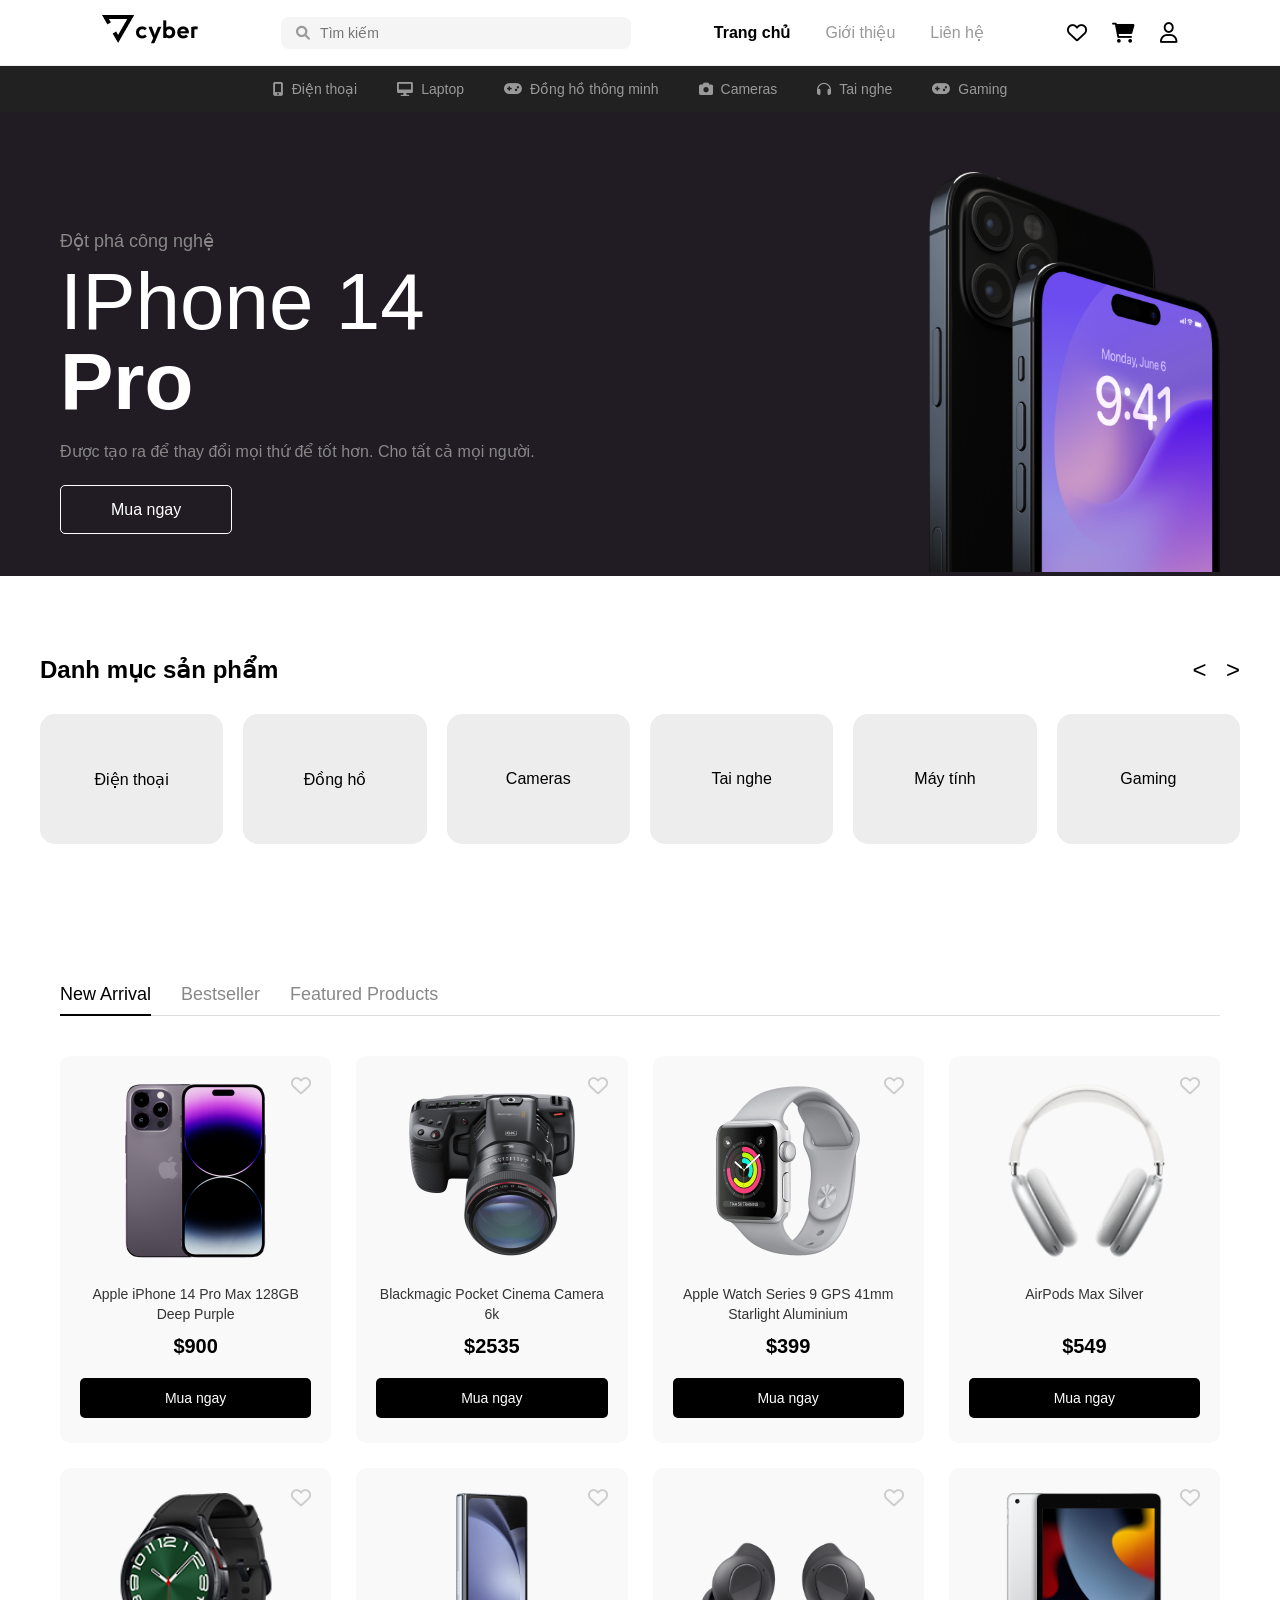
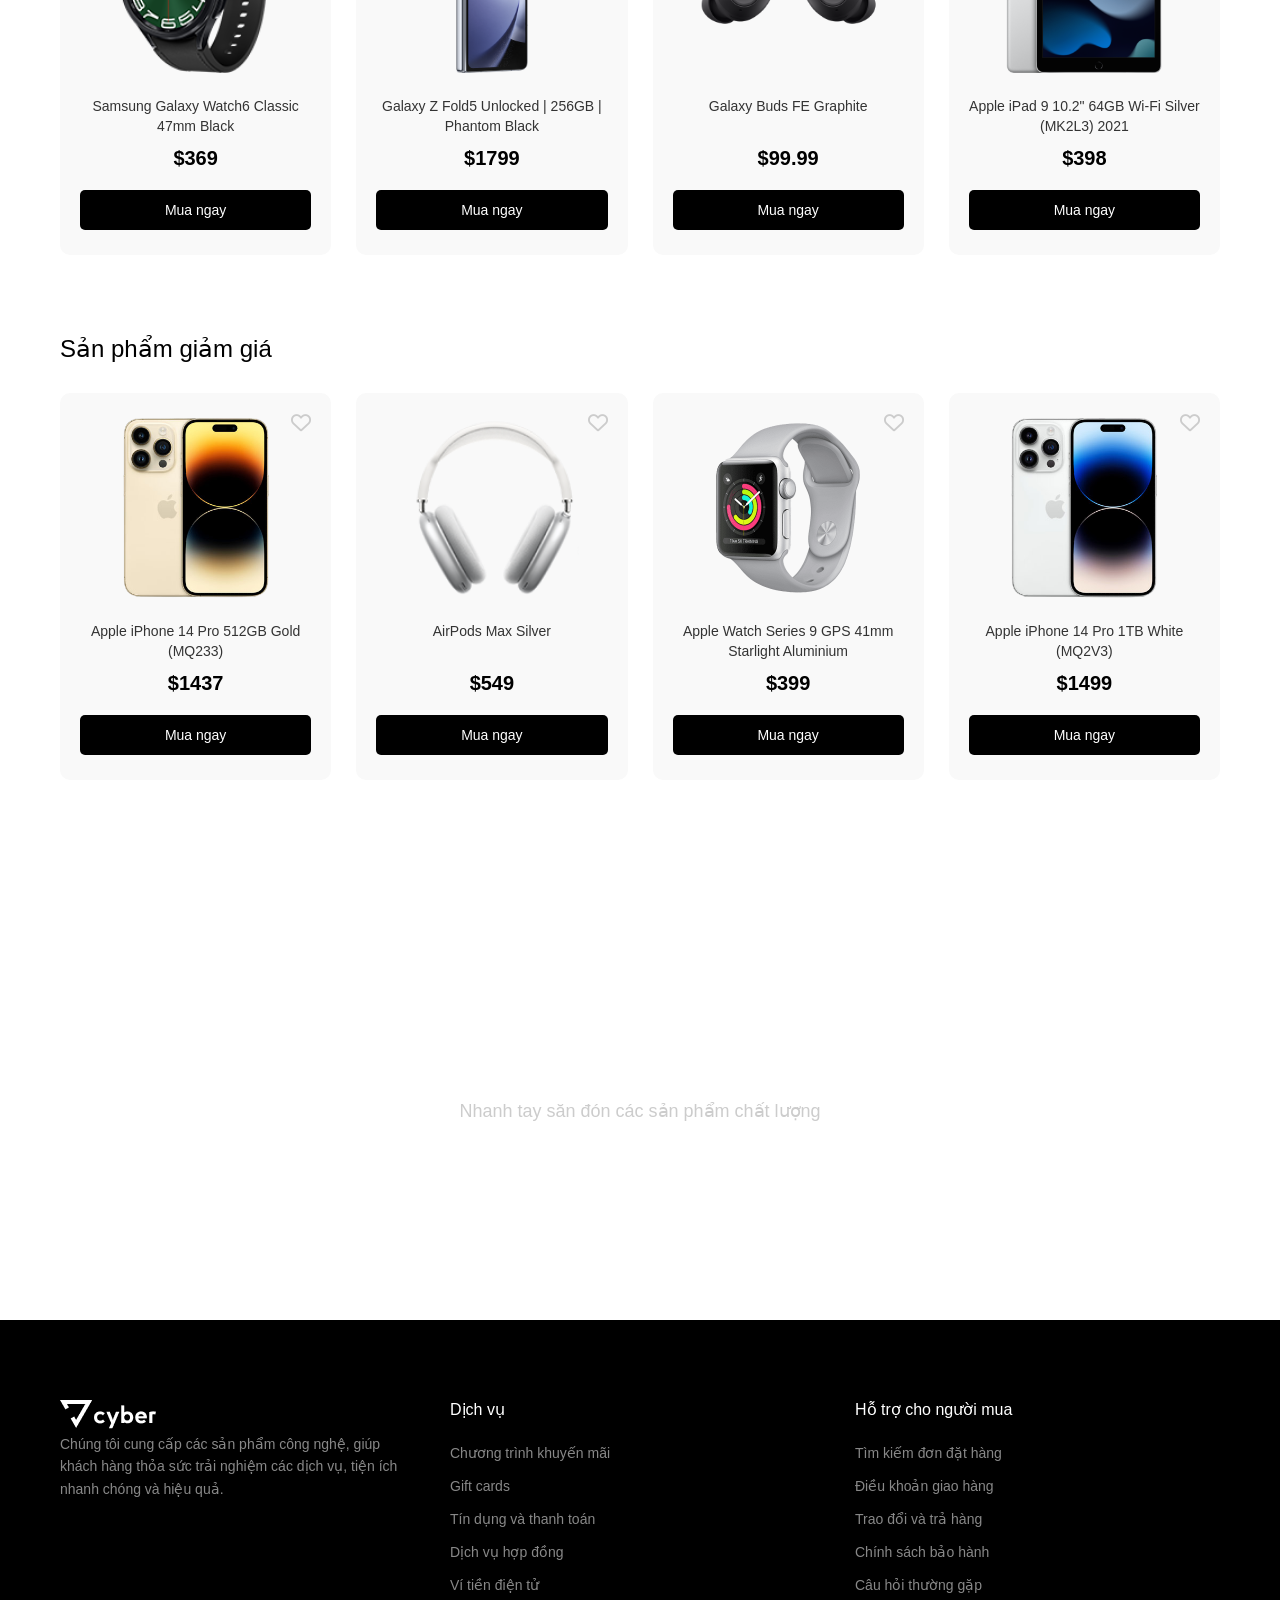
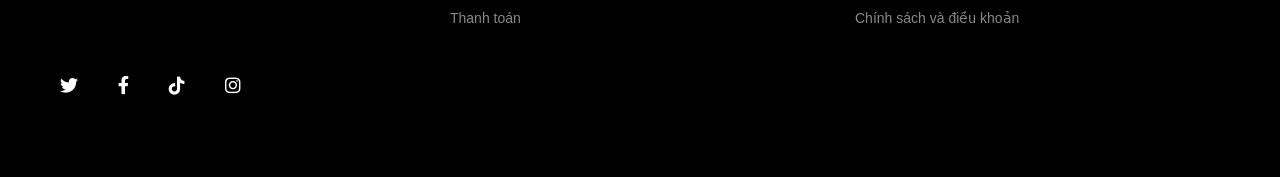
<file: Web cuối môn/pages/index.html>
<!DOCTYPE html>
<html lang="vi">
<head>
    <meta charset="UTF-8">
    <meta name="viewport" content="width=device-width, initial-scale=1.0">
    <title>Cyber - iPhone 14 Pro</title>
    <link rel="stylesheet" href="../css/main.css">
    <link rel="stylesheet" href="https://cdnjs.cloudflare.com/ajax/libs/font-awesome/6.0.0/css/all.min.css">
</head>
<body>

    <header>
        <nav class="navbar">
            <div class="logo">
                <a href="#"><img src="../assets/icons/Logo Vector.png" alt=""></a>
            </div>
            
            <div class="search-bar">
                <i class="fa-solid fa-magnifying-glass"></i>
                <input type="text" placeholder="Tìm kiếm">
            </div>

            <ul class="nav-links">
                <li><a href="#" class="active">Trang chủ</a></li>
                <li><a href="#">Giới thiệu</a></li>
                <li><a href="#">Liên hệ</a></li>
            </ul>

            <div class="nav-icons">
                <i class="fa-regular fa-heart"></i>
                <i class="fa-solid fa-cart-shopping"></i>
                <i class="fa-regular fa-user"></i>
            </div>
        </nav>
        
        <div class="sub-nav">
            <a href="#"><i class="fa-solid fa-mobile-screen-button"></i> Điện thoại</a>
            <a href="#"><i class="fa-solid fa-desktop"></i> Laptop</a>
            <a href="#"><i class="fa-solid fa-gamepad"></i></i> Đồng hồ thông minh</a>
            <a href="#"><i class="fa-solid fa-camera"></i> Cameras</a>
            <a href="#"><i class="fa-solid fa-headphones"></i> Tai nghe</a>
            <a href="#"><i class="fa-solid fa-gamepad"></i> Gaming</a>
        </div>
    </header>

    <section class="hero-banner">
        <div class="container hero-content">
            <div class="text-side">
                <p class="subtitle">Đột phá công nghệ</p>
                <h1>IPhone 14 <span>Pro</span></h1>
                <p class="description">Được tạo ra để thay đổi mọi thứ để tốt hơn. Cho tất cả mọi người.</p>
                <a href="#" class="btn-buy">Mua ngay</a>
            </div>
            <div class="image-side">
                <img src="../assets/images/Banner1.png" alt="">
            </div>
        </div>
    </section>

    <section class="categories container">
        <div class="category-header">
            <h2>Danh mục sản phẩm</h2>
            <div class="slider-arrows">
                <span>&lt;</span>
                <span>&gt;</span>
            </div>
        </div>
        <div class="category-grid">
            <div class="cat-item">Điện thoại</div>
            <div class="cat-item">Đồng hồ</div>
            <div class="cat-item">Cameras</div>
            <div class="cat-item">Tai nghe</div>
            <div class="cat-item">Máy tính</div>
            <div class="cat-item">Gaming</div>
        </div>
    </section>

    <section class="products-section container">
        <div class="product-tabs">
            <a href="#" class="tab active">New Arrival</a>
            <a href="#" class="tab">Bestseller</a>
            <a href="#" class="tab">Featured Products</a>
        </div>

        <div class="product-grid">
            <div class="product-card">
                <i class="fa-regular fa-heart heart-icon"></i>
                <img src="../assets/images/14 tím.png" alt="iPhone 14 Pro Max">
                <h3 class="product-title">Apple iPhone 14 Pro Max 128GB Deep Purple</h3>
                <p class="product-price">$900</p>
                <button class="btn-add-cart">Mua ngay</button>
            </div>
            <div class="product-card">
                <i class="fa-regular fa-heart heart-icon"></i>
                <img src="../assets/images/camera.png" alt="Blackmagic Camera">
                <h3 class="product-title">Blackmagic Pocket Cinema Camera 6k</h3>
                <p class="product-price">$2535</p>
                <button class="btn-add-cart">Mua ngay</button>
            </div>
            <div class="product-card">
                <i class="fa-regular fa-heart heart-icon"></i>
                <img src="../assets/images/apwacth.png" alt="Apple Watch Series 9">
                <h3 class="product-title">Apple Watch Series 9 GPS 41mm Starlight Aluminium</h3>
                <p class="product-price">$399</p>
                <button class="btn-add-cart">Mua ngay</button>
            </div>
            <div class="product-card">
                <i class="fa-regular fa-heart heart-icon"></i>
                <img src="../assets/images/Tai nghe.png" alt="AirPods Max">
                <h3 class="product-title">AirPods Max Silver</h3>
                <p class="product-price">$549</p>
                <button class="btn-add-cart">Mua ngay</button>
            </div>
            <div class="product-card">
                <i class="fa-regular fa-heart heart-icon"></i> 
                <!-- fa-solid fa-heart heart-icon liked: để đổi màu đỏ -->
                <img src="../assets/images/Đồng hồ.png" alt="Samsung Galaxy Watch6">
                <h3 class="product-title">Samsung Galaxy Watch6 Classic 47mm Black</h3>
                <p class="product-price">$369</p>
                <button class="btn-add-cart">Mua ngay</button>
            </div>
            <div class="product-card">
                <i class="fa-regular fa-heart heart-icon"></i>
                <img src="../assets/images/zfold.png" alt="Galaxy Z Fold5">
                <h3 class="product-title">Galaxy Z Fold5 Unlocked | 256GB | Phantom Black</h3>
                <p class="product-price">$1799</p>
                <button class="btn-add-cart">Mua ngay</button>
            </div>
            <div class="product-card">
                <i class="fa-regular fa-heart heart-icon"></i>
                <img src="../assets/images/buds.png" alt="Galaxy Buds FE">
                <h3 class="product-title">Galaxy Buds FE Graphite</h3>
                <p class="product-price">$99.99</p>
                <button class="btn-add-cart">Mua ngay</button>
            </div>
            <div class="product-card">
                <i class="fa-regular fa-heart heart-icon"></i>
                <img src="../assets/images/ipad.png" alt="Apple iPad 9">
                <h3 class="product-title">Apple iPad 9 10.2" 64GB Wi-Fi Silver (MK2L3) 2021</h3>
                <p class="product-price">$398</p>
                <button class="btn-add-cart">Mua ngay</button>
            </div>
        </div>
    </section>

    <section class="discount-section container">
        <h2 class="section-title">Sản phẩm giảm giá</h2>
        <div class="product-grid">
            <div class="product-card">
                <i class="fa-regular fa-heart heart-icon"></i>
                <img src="../assets/images/14 vàng.png" alt="iPhone 14 Pro Gold">
                <h3 class="product-title">Apple iPhone 14 Pro 512GB Gold (MQ233)</h3>
                <p class="product-price">$1437</p>
                <button class="btn-add-cart">Mua ngay</button>
            </div>
            <div class="product-card">
                <i class="fa-regular fa-heart heart-icon"></i>
                <img src="../assets/images/Tai nghe.png" alt="AirPods Max Silver">
                <h3 class="product-title">AirPods Max Silver</h3>
                <p class="product-price">$549</p>
                <button class="btn-add-cart">Mua ngay</button>
            </div>
            <div class="product-card">
                <i class="fa-regular fa-heart heart-icon"></i>
                <img src="../assets/images/apwacth.png" alt="Apple Watch Series 9">
                <h3 class="product-title">Apple Watch Series 9 GPS 41mm Starlight Aluminium</h3>
                <p class="product-price">$399</p>
                <button class="btn-add-cart">Mua ngay</button>
            </div>
            <div class="product-card">
                <i class="fa-regular fa-heart heart-icon"></i>
                <img src="../assets/images/14 trắng.png" alt="iPhone 14 Pro 1TB">
                <h3 class="product-title">Apple iPhone 14 Pro 1TB White (MQ2V3)</h3>
                <p class="product-price">$1499</p>
                <button class="btn-add-cart">Mua ngay</button>
            </div>
        </div>
    </section>

    <section class="promo-banner">
        <div class="promo-content">
            <h2><b>Ưu đãi mùa hè</b></h2>
            <p>Nhanh tay săn đón các sản phẩm chất lượng</p>
            <a href="#" class="btn-buy">Mua ngay</a>
        </div>
    </section>

    <footer class="site-footer">
        <div class="container footer-content">
            <div class="footer-col brand-col">
                <a href=""><img src="../assets/icons/Logo Vector dưới.png"></a>
                <p>Chúng tôi cung cấp các sản phẩm công nghệ, giúp khách hàng thỏa sức trải nghiệm các dịch vụ, tiện ích nhanh chóng và hiệu quả.</p>
                <div class="social-icons">
                    <a href="#"><i class="fa-brands fa-twitter"></i></a>
                    <a href="#"><i class="fa-brands fa-facebook-f"></i></a>
                    <a href="#"><i class="fa-brands fa-tiktok"></i></a>
                    <a href="#"><i class="fa-brands fa-instagram"></i></a>
                </div>
            </div>
            <div class="footer-col links-col">
                <h3>Dịch vụ</h3>
                <ul>
                    <li><a href="#">Chương trình khuyến mãi</a></li>
                    <li><a href="#">Gift cards</a></li>
                    <li><a href="#">Tín dụng và thanh toán</a></li>
                    <li><a href="#">Dịch vụ hợp đồng</a></li>
                    <li><a href="#">Ví tiền điện tử</a></li>
                    <li><a href="#">Thanh toán</a></li>
                </ul>
            </div>
            <div class="footer-col links-col">
                <h3>Hỗ trợ cho người mua</h3>
                <ul>
                    <li><a href="#">Tìm kiếm đơn đặt hàng</a></li>
                    <li><a href="#">Điều khoản giao hàng</a></li>
                    <li><a href="#">Trao đổi và trả hàng</a></li>
                    <li><a href="#">Chính sách bảo hành</a></li>
                    <li><a href="#">Câu hỏi thường gặp</a></li>
                    <li><a href="#">Chính sách và điều khoản</a></li>
                </ul>
            </div>
        </div>
    </footer>
</body>
</html>
</file>
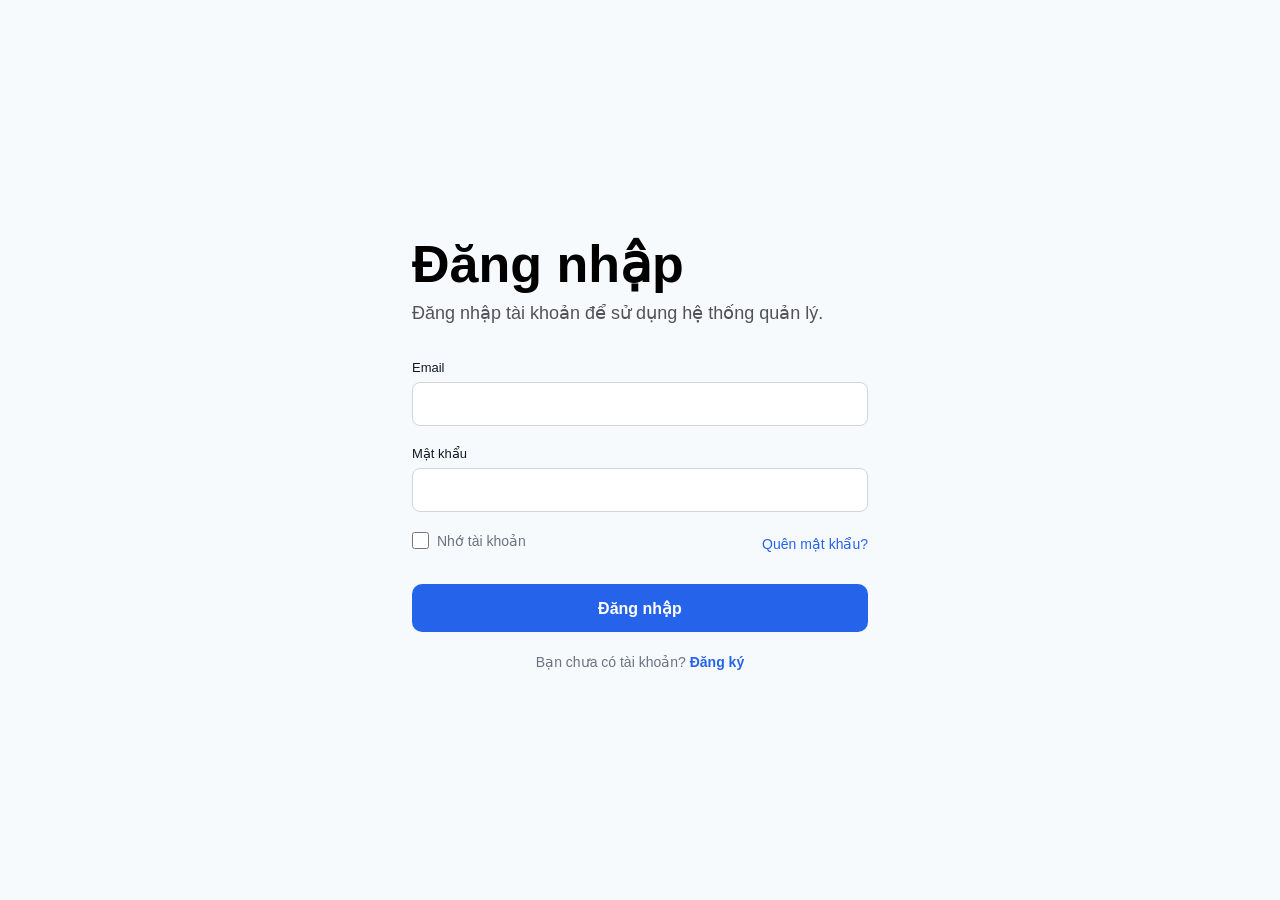
<file: Web cuối môn/pages/category-manager.html>
<!DOCTYPE html>
<html lang="vi">
<head>
  <meta charset="UTF-8" />
  <meta name="viewport" content="width=device-width, initial-scale=1.0"/>
  <title>Quản lý danh mục</title>
  <link rel="stylesheet" href="../css/category-manager.css">
  <link rel="stylesheet" href="https://cdnjs.cloudflare.com/ajax/libs/font-awesome/6.5.0/css/all.min.css">
  <script>
    if (localStorage.getItem("isLoggedIn") !== "true") {
      window.location.href = "login.html";
    }
  </script>
</head>
<body>

  <div class="layout">

    <aside class="sidebar">
      <div class="sidebar__logo">
        <span class="logo-icon"><i class="fa-solid fa-fire"></i></span>
        <span class="logo-text">Ecommerce</span>
      </div>
      <nav class="sidebar__nav">
        <a href="../pages/statistical-manager.html" class="nav-item" id="statistical">
          <span class="nav-icon"><i class="fa-solid fa-house"></i></span> Thống kê
        </a>
        <a href="#" class="nav-item nav-item-active" id="category">
          <span class="nav-icon"><i class="fa-solid fa-camera"></i></span> Danh mục
        </a>
        <a href="../pages/product-manager.html" class="nav-item" id="product">
          <span class="nav-icon"><i class="fa-regular fa-folder"></i></span> Sản phẩm
        </a>
      </nav>
    </aside>

    <div class="main">

      <header class="topbar">
        <div class="topbar_right">
          <span class="topbar_bell"><img src="../assets/icons/Bell.png" alt=""></span>
          <img class="topbar_avatar" src="../assets/images/10d5c319419f2137bf8772f28aaf576b74a68518 (1).png" alt="avatar" />
        </div>
      </header>

      <div class="content">

        <div class="page-header">
          <h1 class="page-title">Danh mục</h1>
          <button class="btn-add" onclick="showAddModal()">Thêm mới danh mục</button>
        </div>

        <div class="filters">
          <select class="select-filter">
            <option value="">Tất cả</option>
            <option value="Đang hoạt động">Đang hoạt động</option>
            <option value="Ngừng hoạt động">Ngừng hoạt động</option>
          </select>
          <div class="search-wrap">
            <div class="search">
              <input type="text" class="search-input" placeholder="Tìm kiếm danh mục theo tên "/>
            </div>
            <div class="search-shape">
              <img src="../assets/icons/Shape.png" alt="">
            </div>
          </div>
        </div>

        <table class="table">
          <thead>
            <tr>
              <th>Mã danh mục <i class="fa-solid fa-arrow-down"></i></th>
              <th>Tên danh mục <i class="fa-solid fa-arrow-down"></i></th>
              <th>Trạng thái</th>
              <th>Chức năng</th>
            </tr>
          </thead>
          <tbody></tbody>
        </table>

        <div class="number-pages"></div>

      </div>
    </div>
  </div>

  <!-- Modal Thêm -->
  <div class="modal-overlay" id="modalOverlay">
    <div class="modal">
      <div class="modal-header">
        <h2 class="modal-title">Thêm mới danh mục</h2>
        <button class="modal-close" onclick="closeAddModal()">✕</button>
      </div>

      <div class="modal-body">
        <label class="form-label">Mã danh mục <span class="required">*</span></label>
        <input type="text" class="form-input" placeholder="Nhập mã danh mục" />

        <label class="form-label">Tên danh mục <span class="required">*</span></label>
        <input type="text" class="form-input" placeholder="Nhập tên danh mục" />

        <label class="form-label">Trạng thái</label>
        <div class="radio-group">
          <label class="radio-label">
            <input type="radio" name="statusAdd" value="active" checked /> Đang hoạt động
          </label>
          <label class="radio-label">
            <input type="radio" name="statusAdd" value="inactive" /> Ngừng hoạt động
          </label>
        </div>
      </div>

      <div class="modal-footer">
        <button class="btn-cancel" onclick="closeAddModal()">Hủy</button>
        <button class="btn-submit" id="btnAddSubmit">Thêm</button>
      </div>
    </div>
  </div>

  <!-- Modal Cập nhật -->
<div class="modal-overlay-up" id="modalOverlay-up">
  <div class="modal">
    <div class="modal-header">
      <h2 class="modal-title">Cập nhật danh mục</h2>
      <button class="modal-close" onclick="closeEditModal()">✕</button>
    </div>

    <div class="modal-body">
      <label class="form-label">Mã danh mục <span class="required">*</span></label>
      <input type="text" id="idEdit" class="form-input" placeholder="Nhập mã danh mục" />

      <label class="form-label">Tên danh mục <span class="required">*</span></label>
      <input type="text" id="nameEdit" class="form-input" placeholder="Nhập tên danh mục" />

      <label class="form-label">Trạng thái</label>
      <div class="radio-group">
        <label class="radio-label">
          <input type="radio" name="statusEdit" value="active" /> Đang hoạt động
        </label>
        <label class="radio-label">
          <input type="radio" name="statusEdit" value="inactive" /> Ngừng hoạt động
        </label>
      </div>
    </div>

    <div class="modal-footer">
      <button class="btn-cancel" onclick="closeEditModal()">Hủy</button>
      <button class="btn-submit" id="btnEditSubmit">Cập nhật</button>
    </div>
  </div>
</div>

  <script src="../js/category-manager.js"></script>
</body>
</html>
</file>
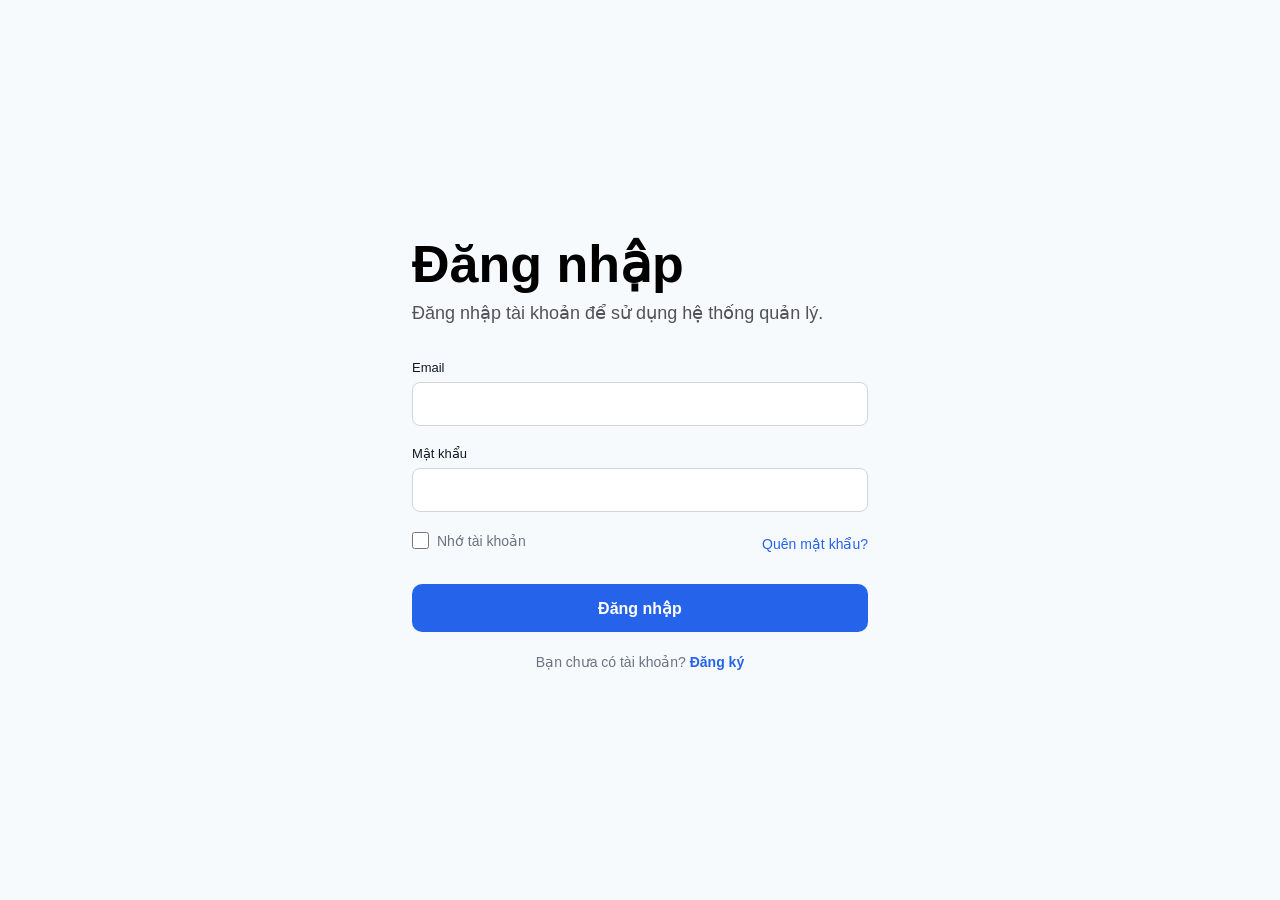
<file: Web cuối môn/pages/login.html>
<!DOCTYPE html>
<html lang="vi">
<head>
  <meta charset="UTF-8" />
  <meta name="viewport" content="width=device-width, initial-scale=1.0"/>
  <title>Đăng nhập</title>
  <link rel="stylesheet" href="../css/login.css"/>
</head>
<body>

  <div class="card">
    <h1 class="card__title">Đăng nhập</h1>
    <p class="card__subtitle">Đăng nhập tài khoản để sử dụng hệ thống quản lý.</p>

    <form id="login">
      <div class="field">
        <label for="email">Email</label>
        <input type="email" id="email" name="email" />
        <span class="error-msg" id="emailErr"></span>
      </div>

      <div class="field">
        <label for="password">Mật khẩu</label>
        <input type="password" id="password" name="password" />
        <span class="error-msg" id="passwordErr"></span>
      </div>

      <div class="row-options">
        <label class="checkbox-wrap">
          <input type="checkbox" name="remember" />
          <span>Nhớ tài khoản</span>
        </label>
        <a href="#">Quên mật khẩu?</a>
      </div>

      <button type="submit" class="btn-submit">Đăng nhập</button>
    </form>

    <p class="card__footer">Bạn chưa có tài khoản? <a href="../pages/register.html">Đăng ký</a></p>
  </div>
  <div id="toast-message" class="toast">Đăng nhập thành công!</div>
  <script src="../js/login.js"></script>
</body>
</html>
</file>
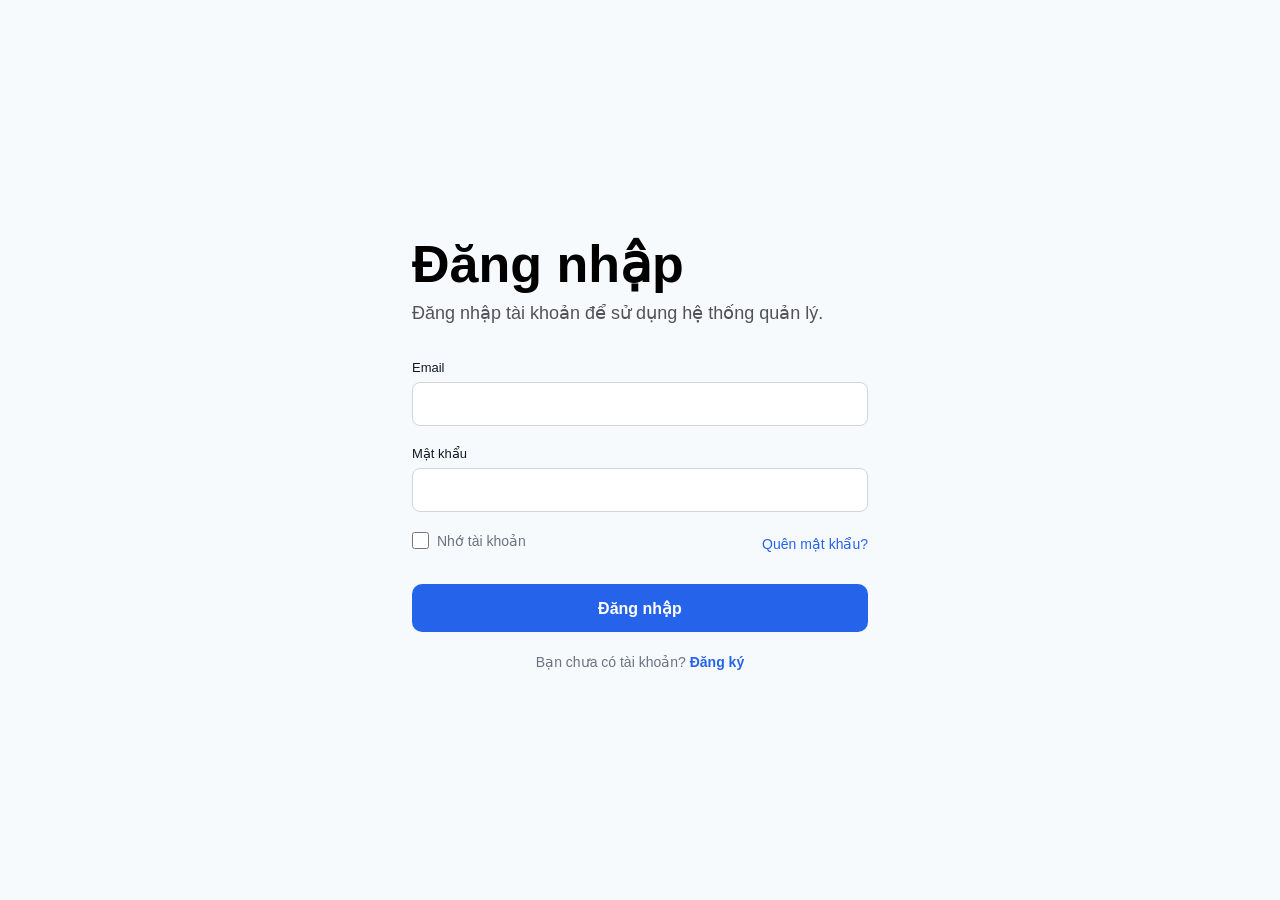
<file: Web cuối môn/pages/product-manager.html>
<!DOCTYPE html>
<html lang="en">
<head>
  <meta charset="UTF-8" />
  <meta name="viewport" content="width=device-width, initial-scale=1.0"/>
  <title>Quản lý sản phẩm</title>
  <link rel="stylesheet" href="../css/product-manager.css"/>
  <link rel="stylesheet" href="https://cdnjs.cloudflare.com/ajax/libs/font-awesome/6.5.0/css/all.min.css">
  <script>
    if (localStorage.getItem("isLoggedIn") !== "true") {
      window.location.href = "login.html";
    }
  </script>
</head>
<body>

  <div class="layout">

    <aside class="sidebar">
      <div class="sidebar__logo">
        <span class="logo-icon"><i class="fa-solid fa-fire"></i></span>
        <span class="logo-text">Ecommerce</span>
      </div>
      <nav class="sidebar__nav">
        <a href="../pages/statistical-manager.html" class="nav-item" id="statistical">
          <span class="nav-icon"><i class="fa-solid fa-house"></i></span> Thống kê
        </a>
        <a href="../pages/category-manager.html" class="nav-item nav-item--active" id="category">
          <span class="nav-icon"><i class="fa-solid fa-camera"></i></span> Danh mục
        </a>
        <a href="#" class="nav-item" id="product">
          <span class="nav-icon"><i class="fa-regular fa-folder"></i></span> Sản phẩm
        </a>
      </nav>
    </aside>

    <div class="main">

      <header class="topbar">
        <div class="topbar_right">
          <span class="topbar_bell"><img src="../assets/icons/Bell.png" alt=""></span>
          <img class="topbar_avatar" src="../assets/images/10d5c319419f2137bf8772f28aaf576b74a68518 (1).png" alt="avatar" />
        </div>
      </header>

      <div class="content">

        <div class="page-header">
          <h1 class="page-title">Sản phẩm</h1>
          <button class="btn-add" onclick="renderFormAdd()">Thêm mới sản phẩm</button>
        </div>

        <div class="filters">
          <div class="filter-select">
          <select class="select-filter">
            <option>Lọc theo danh mục</option>
            <option>Dày dép</option>
            <option>Thời trang</option>
            <option>Điện thoại</option>
          </select>
          <i class="fa-solid fa-chevron-down"></i>
          </div>
          <div class="select">
          <select class="select-filter">
            <option>Lọc theo trạng thái</option>
            <option>Ngừng hoạt động</option>
            <option>Tất cả</option>
          </select>
          <i class="fa-solid fa-chevron-down"></i>
          </div>
          <div class="search-wrap">
            <input type="text" class="search-input" placeholder="Tìm kiếm danh mục theo tên" />
            <i class="fa-solid fa-magnifying-glass"></i>
          </div>
        </div>

        <table class="table">
          <thead>
            <tr>
              <th>Mã sản phẩm </th>
              <th>Tên sản phẩm <i class="fa-solid fa-arrow-down"></i></th>
              <th>Giá <i class="fa-solid fa-arrow-down"></i></th>
              <th>Số lượng </th>
              <th>Giảm giá</th>
              <th>Trạng thái</th>
              <th>Chức năng</th>
            </tr>
          </thead>
          <tbody>
            <tr>
              <td>SP001</td>
              <td>Iphone 12 Pro</td>
              <td>12.000.000</td>
              <td>10</td>
              <td>0%</td>
              <td><span class="badge badge-active">● Đang hoạt động</span></td>
              <td class="actions">
                <button class="btn-delete"><i class="fa-regular fa-trash-can"></i></button>
                <button class="btn-edit"><i class="fa-solid fa-pencil"></i></i></button>
              </td>
            </tr>
            <tr>
              <td>SP002</td>
              <td>Samsung Galaxy X20</td>
              <td>21.000.000</td>
              <td>100</td>
              <td>5%</td>
              <td><span class="badge badge-inactive">● Ngừng hoạt động</span></td>
              <td class="actions">
                <button class="btn-delete"><i class="fa-regular fa-trash-can"></i></button>
                <button class="btn-edit"><i class="fa-solid fa-pencil"></i></i></button>
              </td>
            </tr>
            <tr>
              <td>DM003</td>
              <td>Giày dép</td>
              <td>150.000</td>
              <td>20</td>
              <td>15%</td>
              <td><span class="badge badge-active">● Đang hoạt động</span></td>
              <td class="actions">
               <button class="btn-delete"><i class="fa-regular fa-trash-can"></i></button>
                <button class="btn-edit"><i class="fa-solid fa-pencil"></i></i></button>
              </td>
            </tr>
            <tr>
              <td>DM004</td>
              <td>Thời trang nam</td>
              <td>300.000</td>
              <td>40</td>
              <td>25%</td>
              <td><span class="badge badge-inactive">● Ngừng hoạt động</span></td>
              <td class="actions">
                <button class="btn-delete"><i class="fa-regular fa-trash-can"></i></button>
                <button class="btn-edit"><i class="fa-solid fa-pencil"></i></i></button>
              </td>
            </tr>
            <tr>
              <td>DM005</td>
              <td>Thời trang nữ</td>
              <td>250.000</td>
              <td>60</td>
              <td>30%</td>
              <td><span class="badge badge-inactive">● Ngừng hoạt động</span></td>
              <td class="actions">
                <button class="btn-delete"><i class="fa-regular fa-trash-can"></i></button>
                <button class="btn-edit"><i class="fa-solid fa-pencil"></i></i></button>
              </td>
            </tr>
            <tr>
              <td>DM006</td>
              <td>Hoa quả</td>
              <td>50.000</td>
              <td>100</td>
              <td>5%</td>
              <td><span class="badge badge-inactive">● Ngừng hoạt động</span></td>
              <td class="actions">
                <button class="btn-delete"><i class="fa-regular fa-trash-can"></i></button>
                <button class="btn-edit"><i class="fa-solid fa-pencil"></i></i></button>
              </td>
            </tr>
            <tr>
              <td>DM007</td>
              <td>Rau</td>
              <td>30.000</td>
              <td>80</td>
              <td>0%</td>
              <td><span class="badge badge-active">● Đang hoạt động</span></td>
              <td class="actions">
                <button class="btn-delete"><i class="fa-regular fa-trash-can"></i></button>
                <button class="btn-edit"><i class="fa-solid fa-pencil"></i></i></button>
              </td>
            </tr>
            <tr>
              <td>MD008</td>
              <td>Điện thoại</td>
              <td>5.000.000</td>
              <td>10</td>
              <td>50%</td>
              <td><span class="badge badge-inactive">● Ngừng hoạt động</span></td>
              <td class="actions">
                <button class="btn-delete"><i class="fa-regular fa-trash-can"></i></button>
                <button class="btn-edit"><i class="fa-solid fa-pencil"></i></i></button>
              </td>
            </tr>
          </tbody>
        </table>

        <div class="number-pages">
          <button class="page-btn"><i class="fa-solid fa-arrow-left"></i></button>
          <button class="page-btn">1</button>
          <button class="page-btn">2</button>
          <button class="page-btn">3</button>
          <button class="page-btn">4</button>
          <button class="page-btn">5</button>
          <button class="page-btn">6</button>
          <button class="page-btn">7</button>
          <button class="page-btn">...</button>
          <button class="page-btn">20</button>
          <button class="page-btn"><i class="fa-solid fa-arrow-right"></i></button>
        </div>

      </div>
    </div>
  </div>

  <div class="modal-overlay" id="modalOverlay">
  <div class="modal">
    <div class="modal-header">
      <h2 class="modal-title">Thêm mới sản phẩm</h2>
      <button class="modal-close" id="modalClose">✕</button>
    </div>

    <div class="modal-body">

      <div class="form-row">
        <div class="form-group">
          <label class="form-label">Mã sản phẩm <span class="required">*</span></label>
          <input type="text" class="form-input" />
        </div>
        <div class="form-group">
          <label class="form-label">Tên sản phẩm <span class="required">*</span></label>
          <input type="text" class="form-input" />
        </div>
      </div>

      <div class="form-row">
        <div class="form-group">
          <label class="form-label">Danh mục <span class="required">*</span></label>
          <div class="select-wrap">
            <select class="form-input">
              <option>Điện thoại</option>
              <option>Quần áo</option>
              <option>Giày dép</option>
            </select>
            <i class="fa-solid fa-chevron-down select-icon"></i>
          </div>
        </div>
        <div class="form-group">
          <label class="form-label">Trạng thái</label>
          <div class="radio-group">
            <label class="radio-label">
              <input type="radio" name="status" checked /> Đang hoạt động
            </label>
            <label class="radio-label">
              <input type="radio" name="status" /> Ngừng hoạt động
            </label>
          </div>
        </div>
      </div>

      <div class="form-row">
        <div class="form-group">
          <label class="form-label">Số lượng</label>
          <input type="number" class="form-input" value="1" />
        </div>
        <div class="form-group">
          <label class="form-label">Giá</label>
          <input type="number" class="form-input" value="10000000" />
        </div>
        <div class="form-group">
          <label class="form-label">Giảm giá</label>
          <input type="number" class="form-input" value="10" />
        </div>
      </div>

      <div class="form-group">
        <label class="form-label">Hình ảnh <span class="required">*</span></label>
        <input type="text" class="form-input" placeholder="Nhập URL hình ảnh" />
      </div>

      <div class="form-group">
        <label class="form-label">Chi tiết sản phẩm</label>
        <textarea class="form-textarea"></textarea>
      </div>

    </div>

    <div class="modal-footer">
      <button class="btn-cancel" id="btnCancel">Hủy</button>
      <button class="btn-submit">Thêm</button>
    </div>
  </div>
</div>
<script src="../js/product-manager.js"></script>


</body>
</html>
</file>
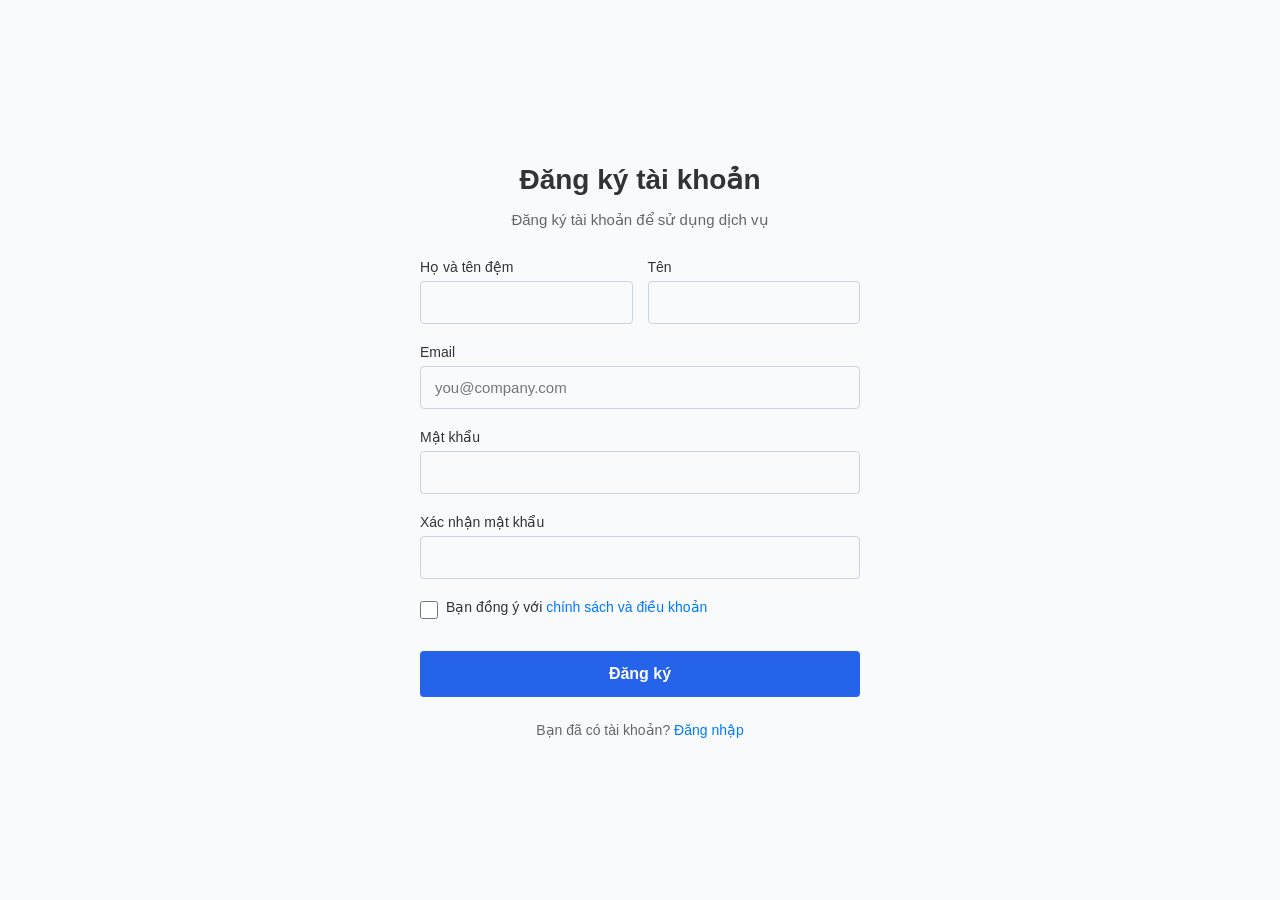
<file: Web cuối môn/pages/register.html>
<!DOCTYPE html>
<html lang="vi">
<head>
    <meta charset="UTF-8">
    <meta name="viewport" content="width=device-width, initial-scale=1.0">
    <title>Đăng ký tài khoản</title>
    <link rel="stylesheet" href="../css/register.css">
</head>
<body>
    <div class="form-container">
        <h1>Đăng ký tài khoản</h1>
        <p class="subtitle">Đăng ký tài khoản để sử dụng dịch vụ</p>

        <form id="form-submit">
            <div class="name-row">
                <div class="form-group">
                    <label for="fmname">Họ và tên đệm</label>
                    <input type="text" id="fname" >
                    <span class="error" id="fname-error">Vui lòng nhập họ và tên đệm</span>
                </div>
                <div class="form-group">
                    <label for="name">Tên</label>
                    <input type="text" id="name">
                    <span class="error" id="name-error">Vui lòng nhập tên </span>
                </div>
            </div>

            <div class="form-group">
                <label for="email">Email</label>
                <input type="email" id="email" placeholder="you@company.com">
                <span class="error" id="email-error">Vui lòng nhập Email</span>
            </div>

            <div class="form-group">
                <label for="password">Mật khẩu</label>
                <input type="password" id="password">
                <span class="error" id="password-error">Mật khẩu phải chứa ít nhất 8 kí tự</span>
            </div>

            <div class="form-group">
                <label for="confirm-password">Xác nhận mật khẩu</label>
                <input type="password" id="confirm-password">
                <span class="error" id="confirm-error">Nhập lại mật khẩu</span>
            </div>

            <div class="checkbox-container">
                <input type="checkbox" id="agree" >
                <label for="agree">
                    Bạn đồng ý với 
                    <a href="#">chính sách và điều khoản</a>
                </label>
                <span class="error" id="check-error">Xác nhận đồng ý với chính sách</span>
            </div>

            <button type="submit">Đăng ký</button>
        </form>

        <div class="login-link">
            Bạn đã có tài khoản? 
            <a href="./login.html">Đăng nhập</a>
        </div>
    </div>

    <div id="toast-message" class="toast">Đăng ký tài khoản thành công!</div>
    
    <script src="../js/register.js"></script>
</body>
</html>
</file>
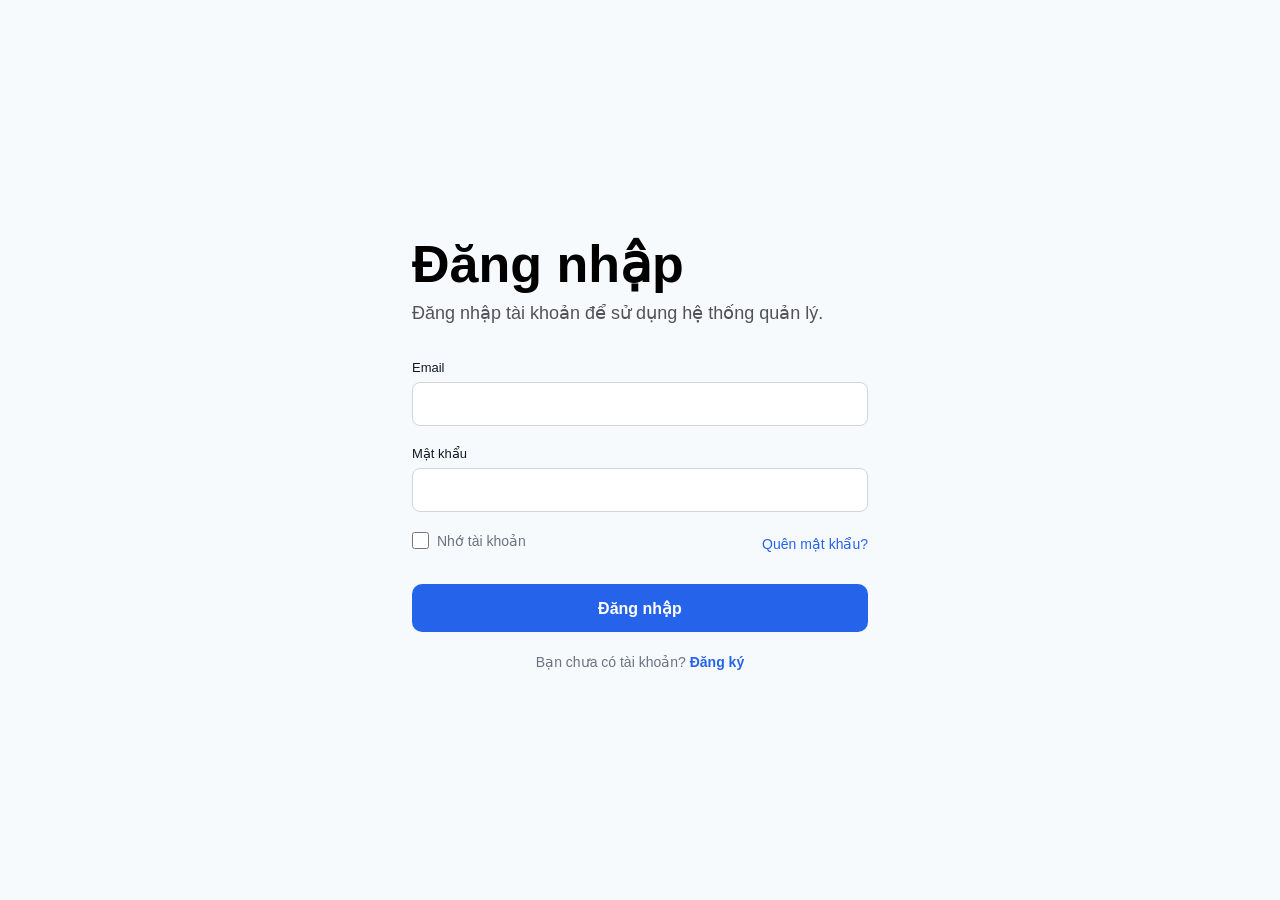
<file: Web cuối môn/pages/statistical-manager.html>
<!DOCTYPE html>
<html lang="vi">
<head>
  <meta charset="UTF-8" />
  <meta name="viewport" content="width=device-width, initial-scale=1.0"/>
  <title>Quản lý thống kê</title>
  <link rel="stylesheet" href="../css/statistical-manager.css">
  <link rel="stylesheet" href="https://cdnjs.cloudflare.com/ajax/libs/font-awesome/6.5.0/css/all.min.css">
  <script>
    if (localStorage.getItem("isLoggedIn") !== "true") {
      window.location.href = "login.html";
    }
  </script>
</head>
<body>

    <div class="layout">

        <aside class="sidebar">
            <div class="sidebar__logo">
                <span class="logo-icon"><i class="fa-solid fa-fire"></i></span>
                <span class="logo-text">Ecommerce</span>
            </div>
            <nav class="sidebar__nav">
                <a href="#" class="nav-item" id="statistical">
                <span class="nav-icon"><i class="fa-solid fa-house"></i></span> Thống kê
                </a>
                <a href="../pages/category-manager.html" class="nav-item nav-item--active" id="category">
                <span class="nav-icon"><i class="fa-solid fa-camera"></i></span> Danh mục
                </a>
                <a href="../pages/product-manager.html" class="nav-item" id="product">
                <span class="nav-icon"><i class="fa-regular fa-folder"></i></span> Sản phẩm
                </a>
            </nav>
        </aside>

        <div class="main">

            <header class="topbar">
                <div class="topbar_right">
                    <span class="topbar_bell"><img src="../assets/icons/Bell.png" alt="Thông báo"></span>
                    
                    <!-- Avatar với dropdown -->
                    <div class="avatar-wrapper">
                        <img onclick="showLogout()" id="avatarTrigger" 
                             class="topbar_avatar" 
                             src="../assets/images/10d5c319419f2137bf8772f28aaf576b74a68518 (1).png" 
                             alt="avatar" />
                        
                        <div class="logout-menu" id="logoutMenu">
                            <a href="#" id="btnLogout" onclick="logout(); return false;">
                                <i class="fa-solid fa-arrow-right-from-bracket"></i> Log out
                            </a>
                        </div>
                    </div>
                </div>
            </header>

            <div class="content">
                <div class="page-header">
                    <h1 class="page-title">Thống kê</h1>
                </div>
            </div>    
        </div>
    </div>

    <script>
        function showLogout() {
            document.getElementById('logoutMenu').classList.add('show');
        }

        function logout() {
            const isConfirmed = confirm("Bạn có chắc chắn muốn đăng xuất không?");
            
            if (isConfirmed) {
                localStorage.setItem("isLoggedIn", "false");
                window.location.href = "../pages/login.html";   
            }
            
            // Đóng menu sau khi xử lý
            document.getElementById('logoutMenu').classList.remove('show');
        }

        
    </script>
</body>
</html>
</file>
<file: Web cuối môn/css/main.css>
* {
    margin: 0;
    padding: 0;
    box-sizing: border-box;
    font-family: 'Segoe UI', Tahoma, Geneva, Verdana, sans-serif;
}

body {
    background-color: #ffffff;
}

.container {
    max-width: 1200px;
    margin: 0 auto;
    padding: 0 20px;
}

.navbar {
    display: flex;
    justify-content: space-between;
    align-items: center;
    padding: 15px 8%; 
    border-bottom: 1px solid #f0f0f0;
    background-color: #fff;
}

.logo {
    font-size: 24px;
    font-weight: 700; 
    display: flex;
    align-items: center;
    gap: 5px;
    color: #000;
}

.search-bar {
    display: flex;
    align-items: center;
    background-color: #f5f5f5;
    padding: 8px 15px;
    border-radius: 8px;
    width: 350px; 
}

.search-bar i {
    color: #999;
    margin-right: 10px;
    font-size: 14px;
}

.search-bar input {
    border: none;
    background: transparent;
    outline: none;
    width: 100%;
    font-size: 14px;
    color: #333;
}

.nav-links {
    list-style: none;
    display: flex;
    gap: 35px; 
}

.nav-links a {
    text-decoration: none;
    color: #999; 
    font-weight: 500;
    transition: 0.3s;
}

.nav-links a.active {
    color: #000;
    font-weight: 600;
}

.nav-icons {
    display: flex;
    gap: 25px;
    font-size: 20px;
    color: #000;
    cursor: pointer;
}

.nav-icons i:hover {
    color: #666;
}

.sub-nav {
    background-color: #212121;
    display: flex;
    justify-content: center;
    gap: 40px;
    padding: 15px 0;
}

.sub-nav a {
    color: #999;
    text-decoration: none;
    font-size: 14px;
    display: flex;
    align-items: center;
    gap: 8px;
}

.sub-nav a:hover {
    color: #fff;
}

.hero-banner {
    background-color: #211C24;
    color: white;
    padding-top: 60px;
    overflow: hidden;
}

.hero-content {
    display: flex;
    align-items: center;
    justify-content: space-between;
}

.text-side {
    max-width: 500px;
}

.subtitle {
    color: #888;
    font-size: 18px;
    margin-bottom: 10px;
}

.text-side h1 {
    font-size: 80px;
    font-weight: 200;
    line-height: 1;
}

.text-side h1 span {
    font-weight: bold;
}

.description {
    color: #888;
    margin: 20px 0 40px;
}

.btn-buy {
    padding: 15px 50px;
    border: 1px solid white;
    color: white;
    text-decoration: none;
    border-radius: 5px;
    transition: 0.3s;
}

.btn-buy:hover {
    background-color: white;
    color: black;
}

.image-side img {
    width: 100%;
    max-width: 450px;
    height: 400px;
}

/* Categories Section */
.categories {
    padding: 80px 0;
}

.category-header {
    display: flex;
    justify-content: space-between;
    align-items: center;
    margin-bottom: 30px;
}

.slider-arrows span {
    font-size: 24px;
    cursor: pointer;
    margin-left: 15px;
}

.category-grid {
    display: grid;
    grid-template-columns: repeat(6, 1fr);
    gap: 20px;
}

.cat-item {
    background-color: #ededed;
    height: 130px;
    display: flex;
    align-items: center;
    justify-content: center;
    border-radius: 15px;
    font-weight: 500;
    cursor: pointer;
    transition: 0.3s;
}

.cat-item:hover {
    background-color: #e0e0e0;
}

.products-section {
    padding: 60px 20px 20px;
}

.product-tabs {
    display: flex;
    gap: 30px;
    margin-bottom: 40px;
    border-bottom: 1px solid #ddd;
}

.tab {
    text-decoration: none;
    color: #888;
    font-size: 18px;
    font-weight: 500;
    padding-bottom: 10px;
    position: relative;
}

.tab.active {
    color: #000;
}

.tab.active::after {
    content: '';
    position: absolute;
    bottom: -1px;
    left: 0;
    width: 100%;
    height: 2px;
    background-color: #000;
}

.product-grid {
    display: grid;
    grid-template-columns: repeat(4, 1fr);
    gap: 25px;
}

.product-card {
    background-color: #f9f9f9;
    padding: 25px 20px;
    border-radius: 10px;
    text-align: center;
    position: relative;
    transition: transform 0.3s ease;
}

.product-card:hover {
    transform: translateY(-5px);
    box-shadow: 0 10px 20px rgba(0,0,0,0.05);
}

.heart-icon {
    position: absolute;
    top: 20px;
    right: 20px;
    font-size: 20px;
    color: #ccc;
    cursor: pointer;
}

.heart-icon.liked {
    color: #ff3b30;
}

.product-card img {
    width: 100%;
    height: 180px;
    object-fit: contain;
    margin-bottom: 20px;
}

.product-title {
    font-size: 14px;
    font-weight: 500;
    color: #333;
    margin-bottom: 10px;
    line-height: 1.4;
    height: 40px; 
    overflow: hidden;
}

.product-price {
    font-size: 20px;
    font-weight: bold;
    color: #000;
    margin-bottom: 20px;
}

.btn-add-cart {
    background-color: #000;
    color: #fff;
    border: none;
    padding: 12px 0;
    width: 100%;
    border-radius: 5px;
    font-size: 14px;
    cursor: pointer;
    transition: 0.3s;
}

.btn-add-cart:hover {
    background-color: #333;
}

.discount-section {
    padding: 60px 20px;
}

.section-title {
    font-size: 24px;
    margin-bottom: 30px;
    font-weight: 500;
}

.promo-banner {
    background: linear-gradient(rgba(0, 0, 0, 0.1)), url('../assets/images/Banner2.png');
    
    background-size: cover;
    background-position: center;
    background-repeat: no-repeat;
    color: white;
    text-align: center;
    padding: 140px 20px; 
    display: flex;
    align-items: center;
    justify-content: center;
    margin-top: 40px;
}

.promo-content h2 {
    font-size: 60px;
    font-weight: 300;
    margin-bottom: 10px;
    letter-spacing: 1px;
}

.promo-content p {
    color: #ccc;
    font-size: 18px;
    margin-bottom: 40px;
}

.btn-outline {
    display: inline-block;
    text-decoration: none;
    color: white;
    border: 1px solid white;
    padding: 12px 50px;
    border-radius: 6px;
    font-weight: 500;
    transition: all 0.3s ease;
}

.btn-outline:hover {
    background-color: rgba(255, 255, 255, 0.1);
    color: black;
}

/* --- Footer --- */
.site-footer {
    background-color: #000;
    color: #fff;
    padding: 80px 0;
}

.footer-content {
    display: flex;
    justify-content: space-between;
    gap: 40px;
}

.footer-col {
    flex: 1;
}

.brand-col {
    max-width: 350px;
}

.footer-logo {
    color: #fff;
    margin-bottom: 20px;
}

.brand-col p {
    color: #888;
    font-size: 14px;
    line-height: 1.6;
    margin-bottom: 140px;
}

.social-icons a {
    color: #fff;
    font-size: 18px;
    margin-right: 20px;
    text-decoration: none;
}

.links-col h3 {
    font-size: 16px;
    margin-bottom: 25px;
    font-weight: 500;
}

.links-col ul {
    list-style: none;
}

.links-col ul li {
    margin-bottom: 15px;
}

.links-col ul li a {
    color: #888;
    text-decoration: none;
    font-size: 14px;
    transition: 0.3s;
}

.links-col ul li a:hover {
    color: #fff;
}

.social-icons {
    display: flex;
    gap: 20px;
    margin-top: 50px;
    padding-top: 36px;
}
</file>
<file: Web cuối môn/css/category-manager.css>
* {
  margin: 0;
  padding: 0;
  box-sizing: border-box;
}

body {
  font-family: Arial, sans-serif;
  background-color: #FFFFFF;
}

.layout {
  display: flex;
  min-height: 100vh;
}

.sidebar {
  width: 180px;
  background-color: #F6F8F9;
  border-right: 1px solid #E5E7EB;
}

.logo-text {
  color: #252C32;
}

.sidebar__logo {
  display: flex;
  align-items: center;
  gap: 8px;
  padding: 20px 16px;
  font-size: 15px;
  font-weight: bold;
  background-color: #F6F8F9;
}

.logo-icon {
  color: red;
}
.sidebar__nav {
  padding: 12px 0;
}

.nav-item {
  display: flex;
  align-items: center;
  gap: 8px;
  padding: 10px 16px;
  font-size: 14px;
  color: #374151;
  text-decoration: none;
}

.nav-item:hover {
  background-color: #F3F4F6;
}

.nav-item-active {
  background-color: #EFF6FF;
  color: #2563EB;
  font-weight: bold;
}

.main {
  flex: 1;
}

.topbar {
  background-color: #ffffff;
  border-bottom: 1px solid #E5E7EB;
  height: 56px;
  display: flex;
  align-items: center;
  justify-content: flex-end;
  padding: 0 24px;
}

.topbar_right {
  display: flex;
  align-items: center;
  gap: 14px;
}

.topbar_bell {
  color: #B0BABF;
}

.topbar_avatar {
  width: 36px;
  height: 36px;
  border-radius: 50%;
  margin-right: 11px;
}

.content {
  padding: 28px 32px;
}

.page-header {
  display: flex;
  align-items: center;
  justify-content: space-between;
  margin-bottom: 24px;
}

.page-title {
  font-size: 24px;
  font-weight: bold;
}

.btn-add {
  background-color: #4094F7;
  color: #ffffff;
  border: none;
  border-radius: 8px;
  padding: 10px 18px;
  font-size: 14px;
  cursor: pointer;
}

.btn-add:hover {
  background-color: #1D4ED8;
}

.filters {
  display: flex;
  margin-left: 773px;
  gap: 12px;
  margin-bottom: 20px;
}

.select-filter {
  height: 38px;
  padding: 0 12px;
  border: 1px solid #D1D5DB;
  border-radius: 8px;
  font-size: 14px;
  width: 254px;
  background-color: #ffffff;
}

.search-input {
  height: 38px;
  padding: 0 12px;
  border: 1px solid #D1D5DB;
  border-radius: 8px;
  font-size: 14px;
  background-color: #ffffff;
  width: 254px;
  outline: none;
}

.search-input:focus {
  border-color: #2563EB;
}

.table {
  width: 100%;
  border-collapse: collapse;
  background-color: #ffffff;
  border: 1px solid #E5E7EB;
  border: none;
}

.table th {
  text-align: left;
  padding: 14px 20px;
  font-size: 13px;
  color: #667085;
  border-bottom: 1px solid #E5E7EB;
  background-color: #F9FAFB;
}

.table td {
  padding: 16px 20px;
  color: #101828;
  font-size: 14px;
  border-bottom: 1px solid #F3F4F6;
}

.table tbody tr:hover {
  background-color: #F9FAFB;
}

.badge-active {
  color: #16A34A;
}

.badge-inactive {
  color: #DC2626;
}

.actions {
  display: flex;
  gap: 33px;
}

.btn-delete,
.btn-edit {
  background: none;
  border: none;
  font-size: 16px;
  cursor: pointer;
}
.btn-delete {
    color: red;
}

.btn-edit {
  color: #FFA703;
}

.number-pages {
  display: flex;
  align-items: center;
  justify-content: center;
  gap: 6px;
  margin-top: 28px;
}

.page-btn {
  width: 36px;
  height: 36px;
  border: 1px solid #E5E7EB;
  background-color: #ffffff;
  font-size: 14px;
  cursor: pointer;
  border-radius: 5px;
}

.page-btn:hover {
  background-color: #F3F4F6;
}

.page-btn-active {
  background-color: #2563EB;
  color: #ffffff;
  border-color: #2563EB;
}

#category {
  background-color: #D7EDFF;
}

.search-wrap {
  display: flex;
  align-items: center;
}

.search-shape {
  display: flex;
  height: 32px;
  margin-left: -30px;
  border: none;
  font-size: 14px;
  background-color: #ffffff;
  width: 14px;
  outline: none;
  align-items: center;
  cursor: pointer;
}


.modal-overlay {
  display: none;
  position: fixed;
  inset: 0;
  background-color: rgba(0, 0, 0, 0.4);
  z-index: 100;
  justify-content: center;
  align-items: center;
}

.modal-overlay.active {
  display: flex; 
}

.modal {
  background: #ffffff;
  border-radius: 8px;
  padding: 24px;
  width: 700px;
  max-width: 90%;
}

.modal-header {
  display: flex;
  justify-content: space-between;
  align-items: center;
  margin-bottom: 20px;
}

.modal-title {
  font-size: 18px;
  font-weight: bold;
}

.modal-close {
  background: none;
  border: none;
  font-size: 18px;
  cursor: pointer;
  color: #6B7280;
}

.modal-body {
  display: flex;
  flex-direction: column;
  gap: 10px;
  height: 280px;
  border-bottom: 2px solid rgba(0, 0, 0, 0.08);
}

.form-label {
  display: block;
  font-size: 14px;
  margin-bottom: 6px;
  margin-top: 14px;
}

.required {
  color: red;
}

.form-input {
  width: 100%;
  height: 38px;
  border: 1px solid #D1D5DB;
  border-radius: 8px;
  padding: 0 12px;
  font-size: 14px;
  outline: none;
}

.form-input:focus {
  border-color: #2563EB;
}

.radio-group {
  display: flex;
  gap: 20px;
  margin-top: 6px;
}

.radio-label {
  display: flex;
  align-items: center;
  gap: 6px;
  font-size: 14px;
  cursor: pointer;
}

input[type="radio"] {
  accent-color: #0245ed;
  width: 16px;
  height: 16px;
  cursor: pointer;
}

.modal-footer {
  display: flex;
  justify-content: flex-end;
  gap: 10px;
  margin-top: 24px;
}

.btn-cancel {
  padding: 8px 20px;
  border: 1px solid #D1D5DB;
  border-radius: 8px;
  background: #ffffff;
  font-size: 14px;
  cursor: pointer;
}

.btn-submit {
  padding: 8px 20px;
  border: none;
  border-radius: 8px;
  background-color: #007bff;
  color: #ffffff;
  font-size: 14px;
  cursor: pointer;
}

.btn-submit:hover {
  background-color: #1D4ED8;
}
.radio-label input[type="radio"] {
  appearance: none;
  -webkit-appearance: none;
  width: 18px;
  height: 18px;
  border: 2px solid #D1D5DB;
  border-radius: 50%;
  cursor: pointer;
  position: relative;
  flex-shrink: 0;
}

.radio-label input[type="radio"]:checked {
  border-color: #2563EB;
  background-color: #2563EB;
}

.radio-label input[type="radio"]:checked::after {
  content: '';
  position: absolute;
  top: 45%;
  left: 50%;
  transform: translate(-50%, -50%) rotate(45deg);
  width: 3px;
  height: 8px;
  border-right: 2px solid #ffffff;
  border-bottom: 2px solid #ffffff;
}
.modal-overlay-up {
  display: none; 
  position: fixed;
  inset: 0;
  background-color: rgba(0, 0, 0, 0.4);
  z-index: 100;
  justify-content: center;
  align-items: center;
}
.modal-overlay-up.active {
  display: flex; 
}
</file>
<file: Web cuối môn/css/login.css>
* {
  margin: 0;
  padding: 0;
  box-sizing: border-box;
}

body {
  font-family: Arial, sans-serif;
  background-color: #f7fafc;
  min-height: 100vh;
  display: flex;
  align-items: center;
  justify-content: center;
  padding: 32px 16px;
}

.card {
  background-color: #f7fafc;
  border-radius: 18px;
  padding: 48px 52px 44px;
  width: 100%;
  max-width: 560px;
}

.card__title {
  font-size: 52px;
  font-weight: bold;
  margin-bottom: 8px;
}

.card__subtitle {
  font-size: 18px;
  color: #52525B;
  margin-bottom: 36px;
}

.field {
  display: flex;
  flex-direction: column;
  margin-bottom: 20px;
}

label {
  font-size: 13px;
  font-weight: 500;
  color: #111827;
  margin-bottom: 7px;
}

input[type="email"],
input[type="password"] {
  height: 44px;
  padding: 0 14px;
  border: 1px solid #D1D5DB;
  border-radius: 8px;
  font-size: 15px;
  color: #111827;
  background-color: #ffffff;
  outline: none;
}

input:focus {
  border-color: #2563EB;
}

.row-options {
  display: flex;
  align-items: center;
  justify-content: space-between;
  margin-bottom: 28px;
}

.checkbox-wrap {
  display: flex;
  align-items: center;
  gap: 8px;
  cursor: pointer;
}

.checkbox-wrap input[type="checkbox"] {
  width: 17px;
  height: 17px;
  cursor: pointer;
}

.checkbox-wrap span {
  font-size: 14px;
  color: #6B7280;
}

.row-options > a {
  font-size: 14px;
  color: #2563EB;
  text-decoration: none;
}

.row-options > a:hover {
  text-decoration: underline;
}

.btn-submit {
  display: block;
  width: 100%;
  height: 48px;
  background-color: #2563EB;
  color: #ffffff;
  border: none;
  border-radius: 10px;
  font-size: 16px;
  font-weight: 600;
  cursor: pointer;
}

.btn-submit:hover {
  background-color: #1D4ED8;
}

.card__footer {
  text-align: center;
  margin-top: 22px;
  font-size: 14px;
  color: #6B7280;
}

.card__footer a {
  color: #2563EB;
  font-weight: 600;
  text-decoration: none;
}

.card__footer a:hover {
  text-decoration: underline;
}

@media (max-width: 450px) {
  body {
    align-items: flex-start;
    padding: 0;
  }

  .card {
    border-radius: 12px;
    padding: 32px 20px;
    margin: 16px;
  }

  .card__title {
    font-size: 22px;
    text-align: center;
  }

  .card__subtitle {
    text-align: center;
  }
}
input:focus {
  border-color: #2563EB;
}

input.invalid {
  border-color: #EF4444;
}

.error-msg {
  font-size: 12px;
  color: #EF4444;
  margin-top: 5px;
  display: none;
}

.error-msg.show {
  display: block;
}

input.validate {
    border: 1px solid red;
}

/* Toast message*/
.toast {
    position: fixed;
    top: 20px;
    right: 20px;
    background-color: #10B981; /* Màu xanh lá thành công */
    color: white;
    padding: 16px 24px;
    border-radius: 8px;
    box-shadow: 0 4px 12px rgba(0, 0, 0, 0.15);
    font-weight: 500;
    z-index: 1000;
    opacity: 0;
    visibility: hidden;
    transform: translateY(-20px);
    transition: all 0.4s ease;
}

.toast.show {
    opacity: 1;
    visibility: visible;
    transform: translateY(0);
}
</file>
<file: Web cuối môn/css/product-manager.css>
* {
  margin: 0;
  padding: 0;
  box-sizing: border-box;
}

body {
  font-family: Arial, sans-serif;
  background-color: #FFFFFF;
}

.layout {
  display: flex;
  min-height: 100vh;
}

.sidebar {
  width: 180px;
  background-color: #F6F8F9;
  border-right: 1px solid #E5E7EB;
}

.logo-text {
  color: #252C32;
}

.sidebar__logo {
  display: flex;
  align-items: center;
  gap: 8px;
  padding: 20px 16px;
  font-size: 15px;
  font-weight: bold;
  background-color: #F6F8F9;
}

.logo-icon {
  color: red;
}
.sidebar__nav {
  padding: 12px 0;
}

.nav-item {
  display: flex;
  align-items: center;
  gap: 8px;
  padding: 10px 16px;
  font-size: 14px;
  color: #374151;
  text-decoration: none;
}

.nav-item:hover {
  background-color: #F3F4F6;
}

.nav-item-active {
  background-color: #EFF6FF;
  color: #2563EB;
  font-weight: bold;
}

.main {
  flex: 1;
}

.topbar {
  background-color: #ffffff;
  border-bottom: 1px solid #E5E7EB;
  height: 56px;
  display: flex;
  align-items: center;
  justify-content: flex-end;
  padding: 0 24px;
}

.topbar_right {
  display: flex;
  align-items: center;
  gap: 14px;
}

.topbar_bell {
  color: #B0BABF;
}

.topbar_avatar {
  width: 36px;
  height: 36px;
  border-radius: 50%;
  margin-right: 11px;
}

.content {
  padding: 28px 32px;
}

.page-header {
  display: flex;
  align-items: center;
  justify-content: space-between;
  margin-bottom: 24px;
}

.page-title {
  font-size: 24px;
  font-weight: bold;
}

.btn-add {
  background-color: #4094F7;
  color: #ffffff;
  border: none;
  border-radius: 8px;
  padding: 10px 18px;
  font-size: 14px;
  cursor: pointer;
}

.btn-add:hover {
  background-color: #1D4ED8;
}


.filters {
  display: flex;
  justify-content: flex-end;
  gap: 12px;
  margin-bottom: 20px;
}

.select-filter {
  width: 259px;
  gap: 8px;
  height: 44px;
  padding: 10px 14px 10px 14px;
  border: 1px solid #D1D5DB;
  border-radius: 8px;
  font-size: 14px;
  background-color: #ffffff;;
  appearance: none;
  background-color: #ffffff;
  position: relative;
}

.filter-select, .select {
  position: relative;
  display: inline-block;
}

.filter-select i, .select i {
  position: absolute;
  right: 14px;
  top: 50%;
  transform: translateY(-50%);
  font-size: 12px;
  pointer-events: none;
}

.search-wrap i {
  position: absolute;
  right: 50px;
  top: 158px;
  font-size: 12px;
}

.search-input {
  height: 38px;
  padding: 0 12px;
  border: 1px solid #D1D5DB;
  border-radius: 8px;
  font-size: 14px;
  background-color: #ffffff;
  width: 254px;
  outline: none;
}

.search-input:focus {
  border-color: #2563EB;
}

.table {
  width: 100%;
  border-collapse: collapse;
  background-color: #ffffff;
  border: 1px solid #E5E7EB;
  border: none;
}

.table th {
  text-align: left;
  padding: 14px 20px;
  font-size: 13px;
  color: #6B7280;
  border-bottom: 1px solid #E5E7EB;
}

.table td {
  padding: 16px 20px;
  font-size: 14px;
  border-bottom: 1px solid #F3F4F6;
}

.table thead {
  background: rgba(249, 250, 251, 1);
}

.table tbody tr:hover {
  background-color: #F9FAFB;
}

.badge-active {
  color: #16A34A;
}

.badge-inactive {
  color: #DC2626;
}

.actions {
  display: flex;
  gap: 10px;
}

.btn-delete,
.btn-edit {
  padding: 5px;
  margin-right: 4px;
  background: none;
  border: none;
  font-size: 16px;
  cursor: pointer;
}
.btn-delete {
    color: red;
}

.btn-edit {
  color: #FFA703;
}

.number-pages {
  display: flex;
  align-items: center;
  justify-content: center;
  gap: 6px;
  margin-top: 28px;
}

.page-btn {
  width: 36px;
  height: 36px;
  border: 1px solid #E5E7EB;
  background-color: #ffffff;
  font-size: 14px;
  cursor: pointer;
  border-radius: 5px;
}

.page-btn:hover {
  background-color: #F3F4F6;
}

.page-btn-active {
  background-color: #2563EB;
  color: #ffffff;
  border-color: #2563EB;
}

.manager {
  background: rgba(215, 237, 255, 1);
  border-radius: 6px;
}
.manager .nav-item {
  color: rgba(64, 148, 247, 1);
}* {
  margin: 0;
  padding: 0;
  box-sizing: border-box;
}

body {
  font-family: Arial, sans-serif;
  background-color: #F3F4F6;
}

.layout {
  display: flex;
  min-height: 100vh;
}


.sidebar {
  width: 180px;
  background: rgba(246, 248, 249, 1);
  border-right: 1px solid #E5E7EB;
}

.sidebar__logo {
  display: flex;
  align-items: center;
  gap: 8px;
  padding: 20px 16px;
  font-size: 15px;
  font-weight: bold;
}

.logo-icon {
  color: red;
}
.sidebar__nav {
  padding: 12px 0;
}

.nav-item {
  display: flex;
  align-items: center;
  gap: 8px;
  padding: 10px 16px;
  font-size: 14px;
  color: #374151;
  text-decoration: none;
}

.nav-item:hover {
  background-color: #F3F4F6;
}

.nav-item-active {
  background-color: #EFF6FF;
  color: #2563EB;
  font-weight: bold;
}

.main {
  flex: 1;
}

.topbar {
  background-color: #ffffff;
  border-bottom: 1px solid #E5E7EB;
  height: 56px;
  display: flex;
  align-items: center;
  justify-content: flex-end;
  padding: 0 24px;
}

.topbar_right {
  display: flex;
  align-items: center;
  gap: 14px;
}

.topbar_bell {
  color: #B0BABF;
}

.topbar_avatar {
  width: 36px;
  height: 36px;
  border-radius: 50%;
}

.content {
  padding: 28px 32px;
  background: rgba(255, 255, 255, 1);
}

.page-header {
  display: flex;
  align-items: center;
  justify-content: space-between;
  margin-bottom: 24px;
}

.page-title {
  font-size: 24px;
  font-weight: bold;
}

.btn-add {
  background-color: rgba(64, 148, 247, 1);
  color: #ffffff;
  border: none;
  border-radius: 8px;
  padding: 10px 18px;
  font-size: 14px;
  cursor: pointer;
}

.btn-add:hover {
  background-color: #1D4ED8;
}

.filters {
  display: flex;
  justify-content: flex-end;
  gap: 12px;
  margin-bottom: 20px;
}

.select-filter {
  width: 259px;
  gap: 8px;
  height: 44px;
  padding: 10px 14px 10px 14px;
  border: 1px solid #D1D5DB;
  border-radius: 8px;
  font-size: 14px;
  background-color: #ffffff;;
  appearance: none;
  background-color: #ffffff;
  position: relative;
}

.filter-select, .select {
  position: relative;
  display: inline-block;
}

.filter-select i, .select i {
  position: absolute;
  right: 14px;
  top: 50%;
  transform: translateY(-50%);
  font-size: 12px;
  pointer-events: none;
}

.search-wrap i {
  position: absolute;
  right: 50px;
  top: 158px;
  font-size: 12px;
}

.search-input {
  gap: 16px;
  height: 40px;
  padding: 8px;
  border: 1px solid #D1D5DB;
  border-radius: 4px;
  font-size: 14px;
  background-color: #ffffff;
  width: 254px;
  outline: none;
}

.search-input:focus {
  border-color: #2563EB;
}

.table {
  width: 100%;
  border-collapse: collapse;
  background-color: #ffffff;
  border: 1px solid #E5E7EB;
  border: none;
}

.table th {
  text-align: left;
  padding: 14px 20px;
  font-size: 13px;
  color: #6B7280;
  border-bottom: 1px solid #E5E7EB;
}

.table td {
  padding: 16px 20px;
  font-size: 14px;
  border-bottom: 1px solid #F3F4F6;
}

.table thead {
  background: rgba(249, 250, 251, 1);
}

.table tbody tr:hover {
  background-color: #F9FAFB;
}

.badge-active {
  color: #16A34A;
}

.badge-inactive {
  color: #DC2626;
}

.actions {
  display: flex;
  gap: 10px;
}

.btn-delete,
.btn-edit {
  padding: 5px;
  margin-right: 4px;
  background: none;
  border: none;
  font-size: 16px;
  cursor: pointer;
}
.btn-delete {
    color: red;
}

.btn-edit {
  color: #FFA703;
}

.number-pages {
  display: flex;
  align-items: center;
  justify-content: center;
  gap: 6px;
  margin-top: 28px;
}

.page-btn {
  width: 36px;
  height: 36px;
  border: 1px solid #E5E7EB;
  background-color: #ffffff;
  font-size: 14px;
  cursor: pointer;
  border-radius: 5px;
}

.page-btn:hover {
  background-color: #F3F4F6;
}

.page-btn-active {
  background-color: #2563EB;
  color: #ffffff;
  border-color: #2563EB;
}

.manager {
  background: rgba(215, 237, 255, 1);
  border-radius: 6px;
}
.manager .nav-item {
  color: rgba(64, 148, 247, 1);
}

#product {
  background-color: #D7EDFF;
}



.modal-overlay {
  display: none;
  position: fixed;
  inset: 0;
  background-color: rgba(0, 0, 0, 0.4);
  z-index: 100;
  justify-content: center;
  align-items: center;
}

.modal-overlay.active {
  display: flex;
}

.modal {
  background: #ffffff;
  border-radius: 12px;
  padding: 24px;
  width: 900px;
  max-width: 90%;
  overflow-y: auto;
}

.modal-header {
  display: flex;
  justify-content: space-between;
  align-items: center;
  margin-bottom: 20px;
}

.modal-title {
  font-size: 18px;
  font-weight: bold;
}

.modal-close {
  background: none;
  border: none;
  font-size: 18px;
  cursor: pointer;
  color: #6B7280;
}

.modal-close:hover {
  color: #111827;
}

.modal-body {
  display: flex;
  flex-direction: column;
}

.form-row {
  display: flex;
  gap: 16px;
}

.form-row .form-group {
  flex: 1;
}

.form-group {
  margin-bottom: 16px;
}

.form-label {
  display: block;
  font-size: 14px;
  margin-bottom: 6px;
  font-weight: bold;
}

.required {
  color: red;
}

.form-input {
  width: 100%;
  height: 38px;
  border: 1px solid #D1D5DB;
  border-radius: 8px;
  padding: 0 12px;
  font-size: 14px;
  outline: none;
  background-color: #ffffff;
}

.form-input:focus {
  border-color: #2563EB;
}

.select-wrap {
  position: relative;
}

.select-wrap select {
  width: 100%;
  height: 38px;
  appearance: none;
  padding: 0 32px 0 12px;
  border: 1px solid #D1D5DB;
  border-radius: 8px;
  font-size: 14px;
  outline: none;
  background-color: #ffffff;
  cursor: pointer;
}

.select-wrap select:focus {
  border-color: #2563EB;
}

.select-icon {
  position: absolute;
  right: 12px;
  top: 50%;
  transform: translateY(-50%);
  font-size: 12px;
  color: #6B7280;
  pointer-events: none;
}

.radio-group {
  display: flex;
  align-items: center;
  gap: 16px;
  height: 38px;
}

.radio-label {
  display: flex;
  align-items: center;
  gap: 6px;
  font-size: 14px;
  cursor: pointer;
  color: #374151;
}

input[type="radio"] {
  accent-color: #2563EB;
  width: 16px;
  height: 16px;
  cursor: pointer;
}

.form-textarea {
  width: 100%;
  height: 80px;
  border: 1px solid #D1D5DB;
  border-radius: 8px;
  padding: 10px 12px;
  font-size: 14px;
  outline: none;
  resize: vertical;
  font-family: Arial, sans-serif;
}

.form-textarea:focus {
  border-color: #2563EB;
}

.modal-footer {
  margin-top: 24px;
  border-top: 2px solid rgba(0, 0, 0, 0.08);
  padding-top: 16px;
  display: flex;
  justify-content: flex-end;
  gap: 10px;
}

.btn-cancel {
  padding: 8px 20px;
  border: 1px solid #D1D5DB;
  border-radius: 8px;
  background: #ffffff;
  font-size: 14px;
  cursor: pointer;
  color: #374151;
}

.btn-cancel:hover {
  background-color: #F9FAFB;
}

.btn-submit {
  padding: 8px 20px;
  border: none;
  border-radius: 8px;
  background-color: #4094F7;
  color: #ffffff;
  font-size: 14px;
  cursor: pointer;
}

.btn-submit:hover {
  background-color: #1D4ED8;
}

.btn-cancel:focus,
.btn-submit:focus,
.modal-close:focus {
  outline: none;
}
.radio-label input[type="radio"] {
  appearance: none;
  -webkit-appearance: none;
  width: 18px;
  height: 18px;
  border: 2px solid #D1D5DB;
  border-radius: 50%;
  cursor: pointer;
  position: relative;
  flex-shrink: 0;
}

.radio-label input[type="radio"]:checked {
  border-color: #2563EB;
  background-color: #2563EB;
}

.radio-label input[type="radio"]:checked::after {
  content: '';
  position: absolute;
  top: 45%;
  left: 50%;
  transform: translate(-50%, -50%) rotate(45deg);
  width: 3px;
  height: 8px;
  border-right: 2px solid #ffffff;
  border-bottom: 2px solid #ffffff;
}
</file>
<file: Web cuối môn/css/register.css>
* {
    margin: 0;
    padding: 0;
    box-sizing: border-box;
}

body {
    font-family: 'Segoe UI', Tahoma, Geneva, Verdana, sans-serif;
    background-color: #F8FAFC;
    display: flex;
    justify-content: center;
    align-items: center;
    min-height: 100vh;
    padding: 20px;
}

.form-container {
    border-radius: 8px;
    width: 100%;
    max-width: 520px;
    padding: 30px 40px;
}

h1 {
    text-align: center;
    color: #333;
    font-size: 28px;
    margin-bottom: 15px;
}

.subtitle {
    text-align: center;
    color: #666;
    font-size: 15px;
    margin-bottom: 30px;
}

.form-group {
    margin-bottom: 20px;
}

label {
    display: block;
    margin-bottom: 6px;
    color: #333;
    font-size: 14px;
    font-weight: 500;
}

input[type="text"],
input[type="email"],
input[type="password"] {
    width: 100%;
    padding: 12px 14px;
    border: 1px solid #CBD5E1;
    border-radius: 4px;
    font-size: 15px;
    outline: none;
    transition: border 0.3s;
    background-color: #F8FAFC;
}

input[type="text"]:focus,
input[type="email"]:focus,
input[type="password"]:focus {
    border-color: #007bff;
}

.name-row {
    display: flex;
    gap: 15px;
}

.name-row .form-group {
    flex: 1;
}

.checkbox-container {
    display: flex;
    align-items: center;
    margin: 20px 0;
    font-size: 14px;
}

.checkbox-container input[type="checkbox"] {
    margin-right: 8px;
    width: 18px;
    height: 18px;
    accent-color: #007bff;
}

.checkbox-container a {
    color: #007AFF;
    text-decoration: none;
}

.checkbox-container a:hover {
    text-decoration: underline;
}

button {
    width: 100%;
    padding: 14px;
    background-color: #2563EB;
    color: white;
    border: none;
    border-radius: 4px;
    font-size: 16px;
    font-weight: 600;
    cursor: pointer;
    margin-top: 10px;
    transition: background 0.3s;
}

button:hover {
    background-color: #1d4ed8;
}

.login-link {
    text-align: center;
    margin-top: 25px;
    font-size: 14px;
    color: #666;
}

.login-link a {
    color: #007AFF;
    text-decoration: none;
    font-weight: 500;
}

.login-link a:hover {
    text-decoration: underline;
}

@media (max-width: 480px) {
    .form-container {
        padding: 25px 20px;
    }
    .name-row {
        flex-direction: column;
        gap: 20px;
    }
}

input.validate {
    border: 1px solid red;
}

.error {
    color: red;
    font-size: 12px;
    display: none;
    margin-top: 5px;
}

.error.show {
    display: block;
}

/* Toast message*/
.toast {
    position: fixed;
    top: 20px;
    right: 20px;
    background-color: #10B981; /* Màu xanh lá thành công */
    color: white;
    padding: 16px 24px;
    border-radius: 8px;
    box-shadow: 0 4px 12px rgba(0, 0, 0, 0.15);
    font-weight: 500;
    z-index: 1000;
    opacity: 0;
    visibility: hidden;
    transform: translateY(-20px);
    transition: all 0.4s ease;
}

.toast.show {
    opacity: 1;
    visibility: visible;
    transform: translateY(0);
}
</file>
<file: Web cuối môn/css/statistical-manager.css>
* {
  margin: 0;
  padding: 0;
  box-sizing: border-box;
}

body {
  font-family: Arial, sans-serif;
  background-color: #FFFFFF;
}

.layout {
  display: flex;
  min-height: 100vh;
}

.sidebar {
  width: 180px;
  background-color: #F6F8F9;
  border-right: 1px solid #E5E7EB;
}

.logo-text {
  color: #252C32;
}

.sidebar__logo {
  display: flex;
  align-items: center;
  gap: 8px;
  padding: 20px 16px;
  font-size: 15px;
  font-weight: bold;
  background-color: #F6F8F9;
}

.logo-icon {
  color: red;
}
.sidebar__nav {
  padding: 12px 0;
}

.nav-item {
  display: flex;
  align-items: center;
  gap: 8px;
  padding: 10px 16px;
  font-size: 14px;
  color: #374151;
  text-decoration: none;
}

.nav-item:hover {
  background-color: #F3F4F6;
}

.nav-item-active {
  background-color: #EFF6FF;
  color: #2563EB;
  font-weight: bold;
}

.main {
  flex: 1;
}

.topbar {
  background-color: #ffffff;
  border-bottom: 1px solid #E5E7EB;
  height: 56px;
  display: flex;
  align-items: center;
  justify-content: flex-end;
  padding: 0 24px;
}

.topbar_right {
  display: flex;
  align-items: center;
  gap: 14px;
}

.topbar_bell {
  color: #B0BABF;
}

.topbar_avatar {
  width: 36px;
  height: 36px;
  border-radius: 50%;
  margin-right: 11px;
}

.content {
  padding: 28px 32px;
}

.page-header {
  display: flex;
  align-items: center;
  justify-content: space-between;
  margin-bottom: 24px;
}

.page-title {
  font-size: 24px;
  font-weight: bold;
}

#statistical {
  background-color: #D7EDFF;
}

/* Đăng xuất */
/* ================== ĐĂNG XUẤT - MENU DROPDOWN ================== */
.avatar-wrapper {
    position: relative;
    display: inline-block;
}

.topbar_avatar {
    width: 36px;
    height: 36px;
    border-radius: 50%;
    cursor: pointer;
    transition: all 0.2s ease;
    margin-right: 11px;           /* giữ nguyên như cũ */
}

.topbar_avatar:hover {
    box-shadow: 0 0 0 3px rgba(37, 99, 235, 0.2);
}

/* Menu logout */
.logout-menu {
    position: absolute;
    top: 48px;
    right: 0;
    background-color: #ffffff;
    border: 1px solid #E5E7EB;
    border-radius: 8px;
    box-shadow: 0 10px 15px -3px rgba(0, 0, 0, 0.1);
    min-width: 160px;
    padding: 6px 0;                    /* thêm padding cho đẹp */
    
    /* Trạng thái ẩn */
    opacity: 0;
    visibility: hidden;
    transform: translateY(-10px);
    transition: all 0.2s ease;
    z-index: 1000;
}

/* Trạng thái hiện */
.logout-menu.show {
    opacity: 1;
    visibility: visible;
    transform: translateY(0);
}

/* Style cho từng item trong menu */
.logout-menu a {
    display: flex;
    align-items: center;
    gap: 10px;
    padding: 12px 16px;
    color: #374151;
    text-decoration: none;
    font-size: 14px;
    transition: all 0.2s;
}

.logout-menu a:hover {
    background-color: #F3F4F6;
    color: #EF4444;
}

.logout-icon {
    font-size: 16px;
}
</file>
